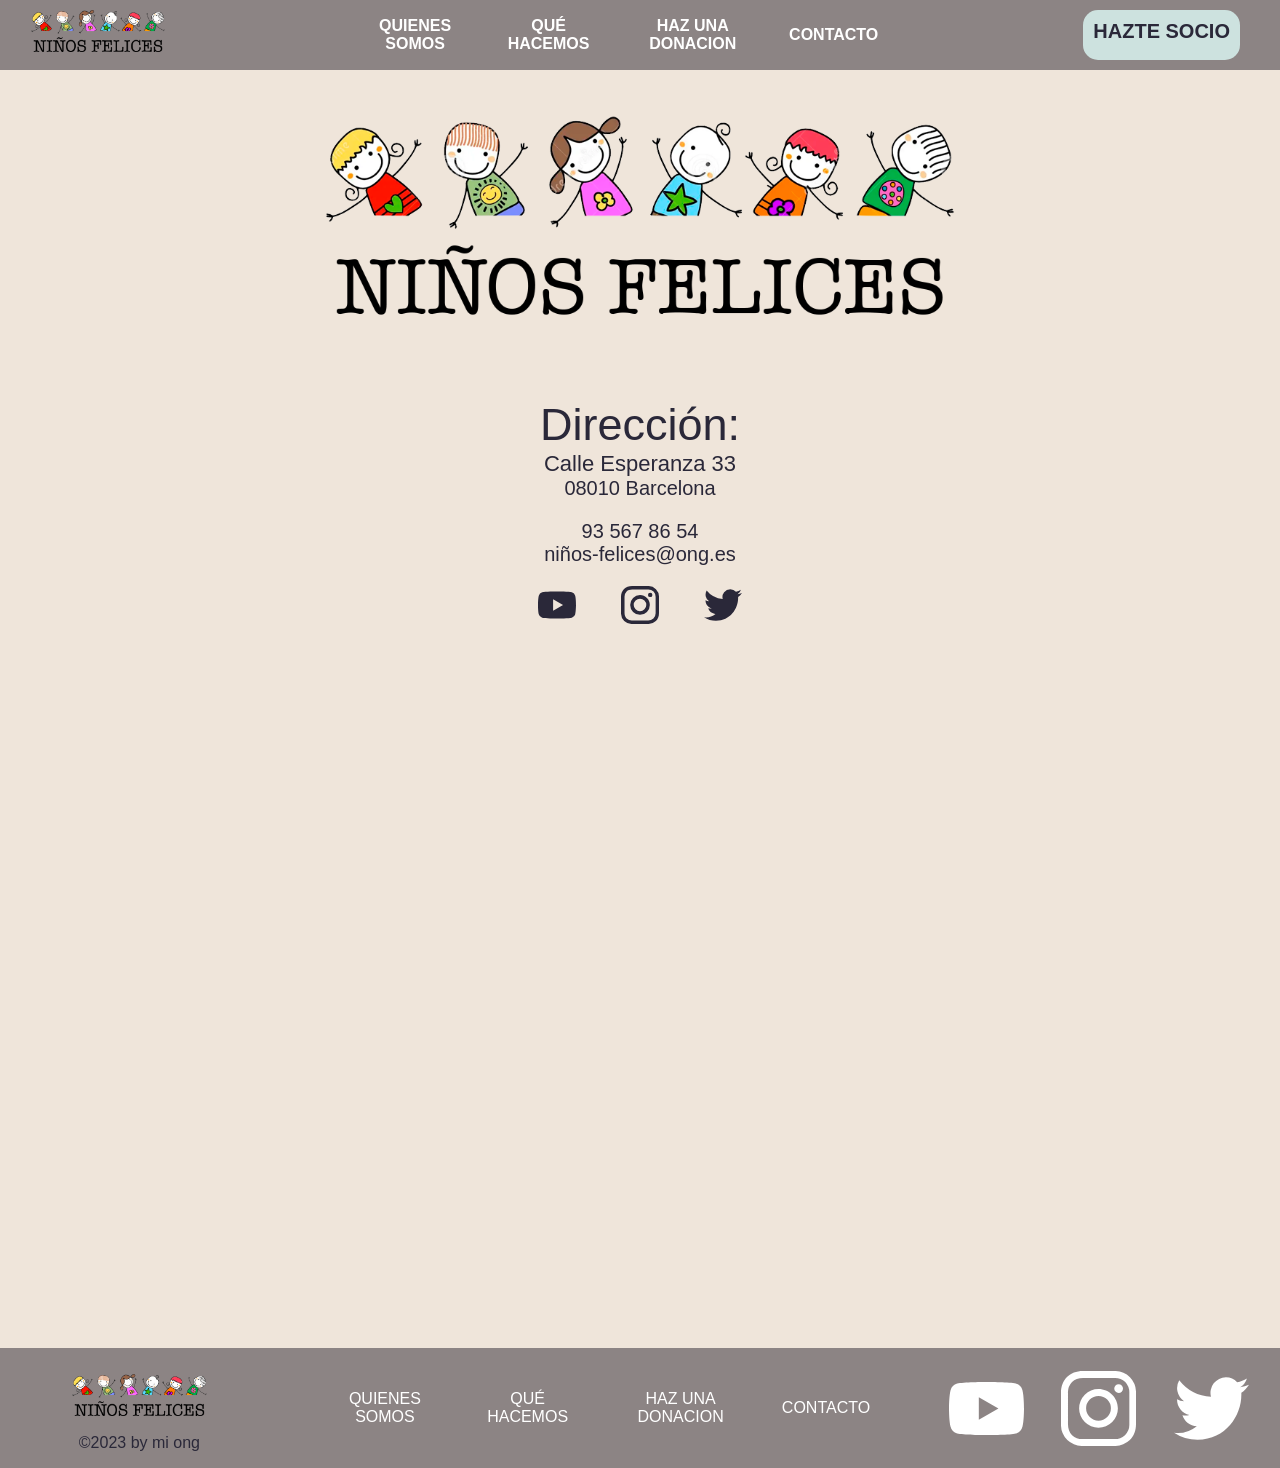
<file: M04 REP_02 - ONG/contacto.html>
<html>
<head>
  <meta charset="UTF-8">
  <title>contacto</title>
  <link rel="stylesheet" href="style/style.css">
  <link rel="icon" type="image/x-icon" href="/images/icono.png">
</head>
<body>
  <header>
    <a href="index.html"> <img class="logo" src="images/logo.png" alt="logo"></a>
    <nav class="nav">
      <a class="item-nav item-header" href="quienes-somos.html">QUIENES SOMOS</a>
      <a class="item-nav item-header" href="que-hacemos.html">QUÉ HACEMOS</a>
      <a class="item-nav item-header" href="donaciones.html">HAZ UNA DONACION</a>
      <a class="item-nav item-header" href="contacto.html">CONTACTO</a>
    </nav>
    <a id="boton-header" href="hazte-socio.html">HAZTE SOCIO</a>
  </header>

  <main>
    <section id="section-contacto">
      <img id="logo-contacto" src="images/logo.png" alt="logo">
      <h2 id="h2-contacto">Dirección:</h2>
      <h3>Calle Esperanza 33</h3>
      <p>08010 Barcelona</p>
      <div id="datos-contacto">
        <a href="tel:+34935678654">93 567 86 54</a>
        <a href="mailto:gfdfdhfdh@ong.es">niños-felices@ong.es</a>
      </div>
      <div>
        <a href="https://www.youtube.com"><img class="icono-rrss" src="images/ytube-negro.svg" alt="red-social"></a>
        <a href="https://www.instagram.com"><img class="icono-rrss" src="images/insta-negro.svg" alt="red-social"></a>
        <a href="https://twitter.com"><img class="icono-rrss" src="images/twit-negro.svg" alt="red-social"></a>
      </div>
    </section>
    <section id="map">
      <iframe src="https://www.google.com/maps/embed?pb=!1m18!1m12!1m3!1d23940.57230556213!2d2.1078706347656087!3d41.405110399999984!2m3!1f0!2f0!3f0!3m2!1i1024!2i768!4f13.1!3m3!1m2!1s0x12a49814460a898d%3A0x578a53d539adae4d!2sC%2F%20de%20l&#39;Esperan%C3%A7a%2C%2033%2C%20Sarri%C3%A0-Sant%20Gervasi%2C%2008017%20Barcelona!5e0!3m2!1ses!2ses!4v1710249227195!5m2!1ses!2ses" width= 90% height="600" style="border:0;" allowfullscreen="" loading="lazy" referrerpolicy="no-referrer-when-downgrade"></iframe>
    </section>
  </main>

  <footer>
    <figure>
      <img class="logo" src="images/logo.png" alt="logo">
      <figcaption>©2023 by mi ong</figcaption>
    </figure>

    <nav class="nav">
      <a class="item-nav item-footer" href="quienes-somos.html">QUIENES SOMOS</a>
      <a class="item-nav item-footer" href="que-hacemos.html">QUÉ HACEMOS</a>
      <a class="item-nav item-footer" href="donaciones.html">HAZ UNA DONACION</a>
      <a class="item-nav item-footer" href="contacto.html">CONTACTO</a>
    </nav>

    <section id="section-rrss">
      <a id="youtube-footer" class="img-rrss" href="https://www.youtube.com" target="_blank"></a>
      <a id="instagram-footer" class="img-rrss" href="https://www.instagram.com" target="_blank"></a>
      <a id="twitter-footer" class="img-rrss" href="https://twitter.com" target="_blank"></a>
    </section>
  </footer>
</body>
</html>
</file>
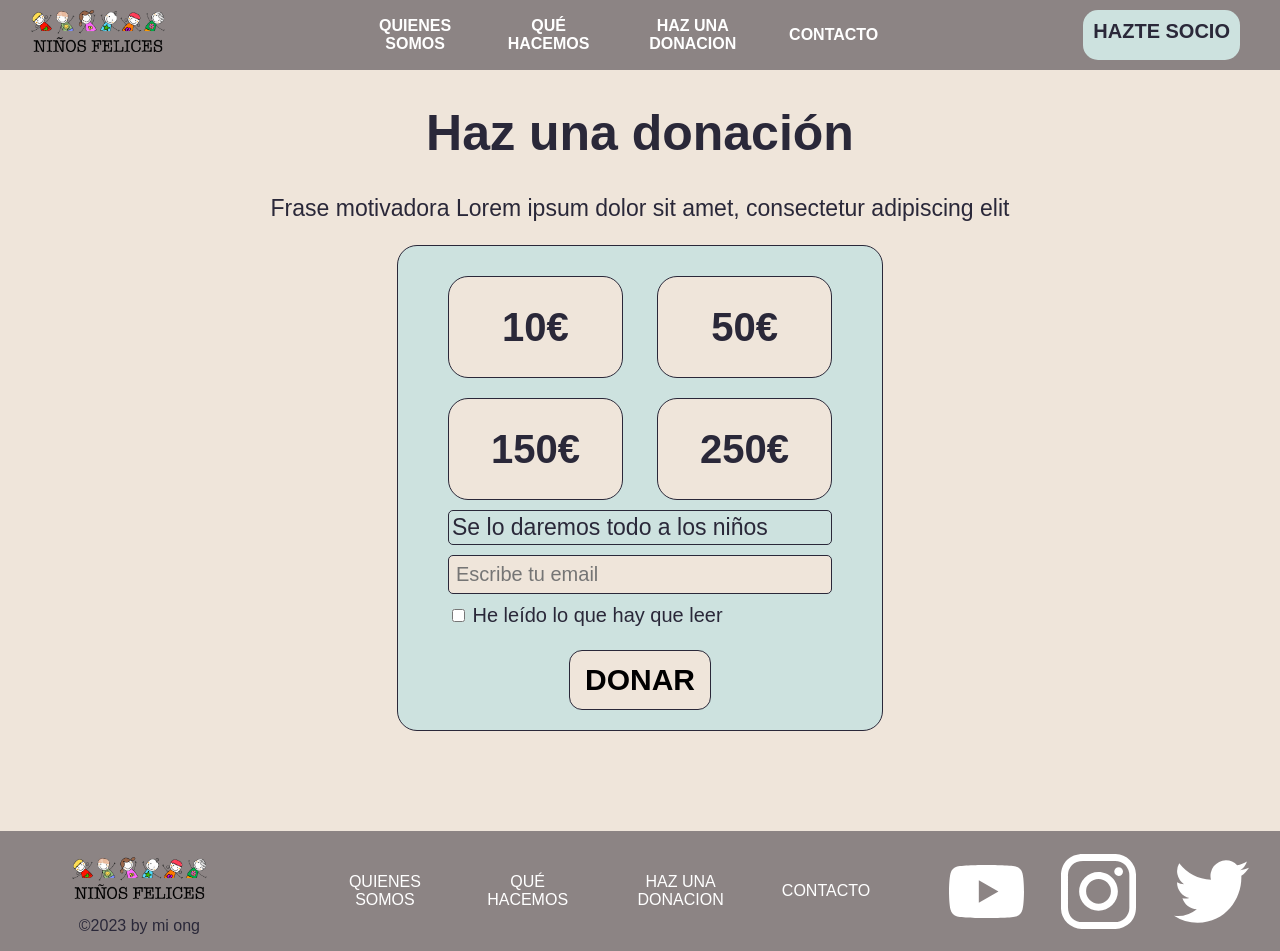
<file: M04 REP_02 - ONG/donaciones.html>
<html>
<head>
  <meta charset="UTF-8">
  <title>donaciones</title>
  <link rel="stylesheet" href="style/style.css">
  <link rel="icon" type="image/x-icon" href="/images/icono.png">
</head>
<body>
  <header>
    <a href="index.html"> <img class="logo" src="images/logo.png" alt="logo"></a>
    <nav class="nav">
      <a class="item-nav item-header" href="quienes-somos.html">QUIENES SOMOS</a>
      <a class="item-nav item-header" href="que-hacemos.html">QUÉ HACEMOS</a>
      <a class="item-nav item-header" href="donaciones.html">HAZ UNA DONACION</a>
      <a class="item-nav item-header" href="contacto.html">CONTACTO</a>
    </nav>
    <a id="boton-header" href="hazte-socio.html">HAZTE SOCIO</a>
  </header>

  <main id="main-donaciones">
    <h1>Haz una donación</h1>
    <p>Frase motivadora Lorem ipsum dolor sit amet, consectetur adipiscing elit</p>
    <form class="formulario">
        <div class="seleccion-dinero">
          <input type="radio" id="10" name="dinero">
          <label for="10">10€</label>
          
          <input type="radio" id="50" name="dinero">
          <label for="50">50€</label>
          
          <input type="radio" id="150" name="dinero">
          <label for="150">150€</label>
          
          <input type="radio" id="250" name="dinero">
          <label for="250">250€</label>
        </div>

        <p>Se lo daremos todo a los niños</p>

        <input type="email" name="email" placeholder="Escribe tu email" required>

        <div>
          <input id="acepto-donar" type="checkbox" name="acepto" required>
          <label id="acepto-donar-label" for="acepto-donar">He leído lo que hay que leer</label>
        </div>

        <div id="div-donar">
          <input type="submit" value="DONAR">
        </div>
   </form> 
  </main>

  <footer>
    <figure>
      <img class="logo" src="images/logo.png" alt="logo">
      <figcaption>©2023 by mi ong</figcaption>
    </figure>

    <nav class="nav">
      <a class="item-nav item-footer" href="quienes-somos.html">QUIENES SOMOS</a>
      <a class="item-nav item-footer" href="que-hacemos.html">QUÉ HACEMOS</a>
      <a class="item-nav item-footer" href="donaciones.html">HAZ UNA DONACION</a>
      <a class="item-nav item-footer" href="contacto.html">CONTACTO</a>
    </nav>

    <section id="section-rrss">
      <a id="youtube-footer" class="img-rrss" href="https://www.youtube.com" target="_blank"></a>
      <a id="instagram-footer" class="img-rrss" href="https://www.instagram.com" target="_blank"></a>
      <a id="twitter-footer" class="img-rrss" href="https://twitter.com" target="_blank"></a>
    </section>
  </footer>
</body>
</html>
</file>
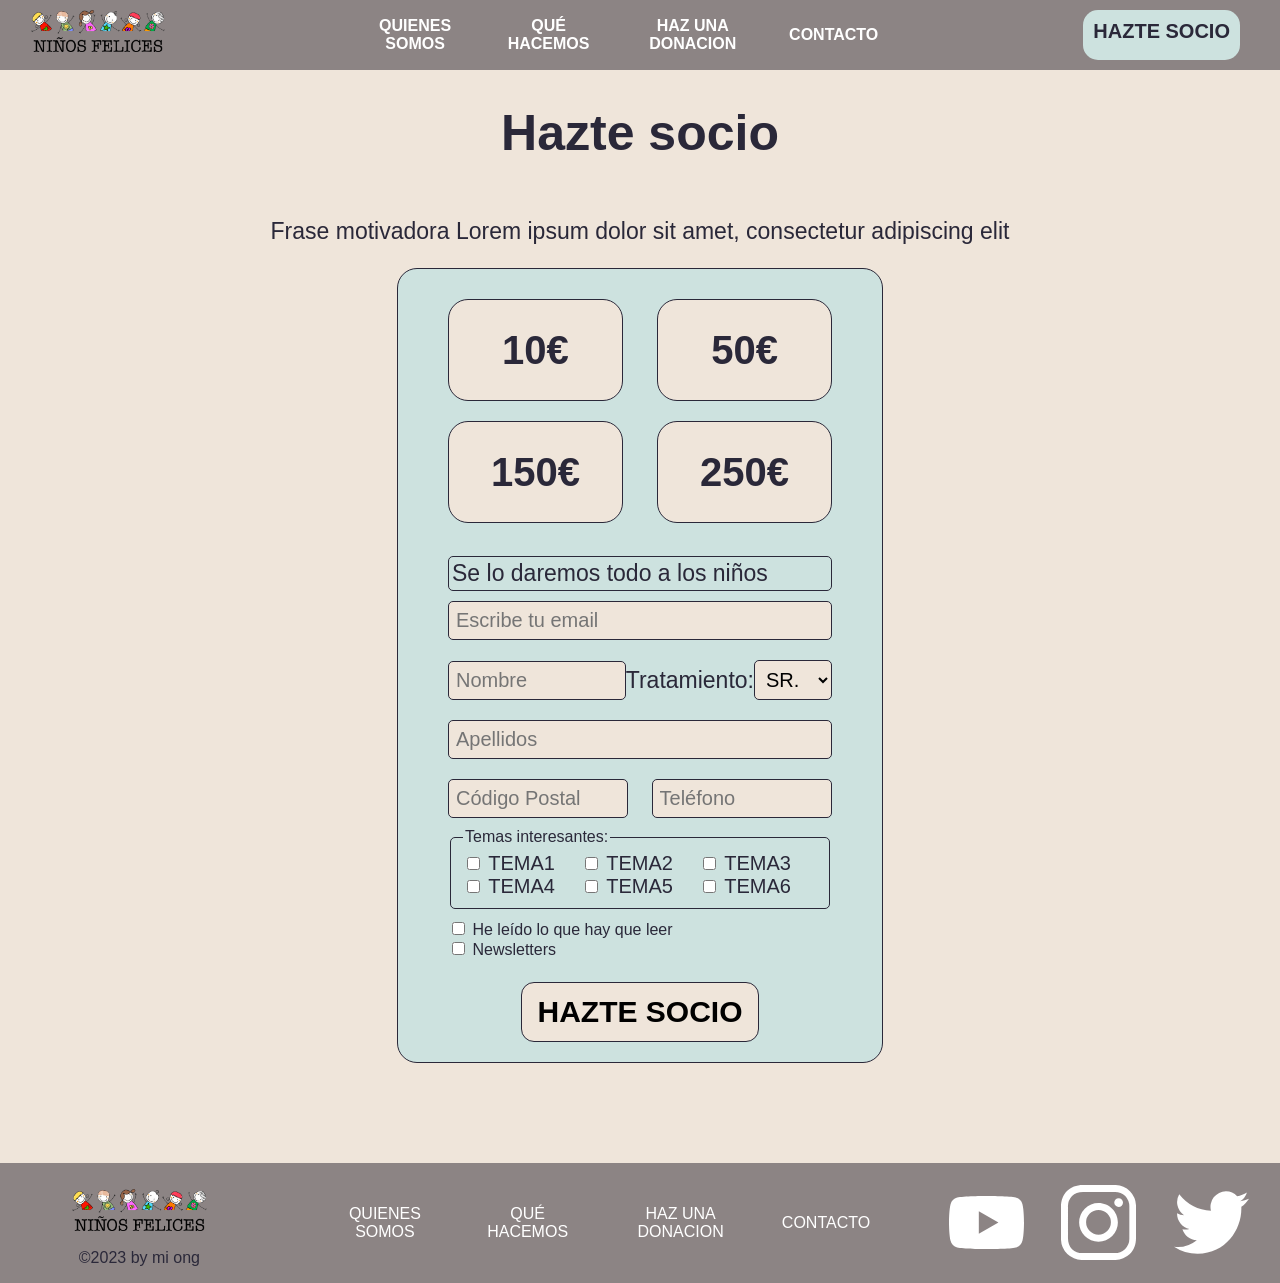
<file: M04 REP_02 - ONG/hazte-socio.html>
<html>
<head>
  <meta charset="UTF-8">
  <title>hazte-socio</title>
  <link rel="stylesheet" href="style/style.css">
  <link rel="icon" type="image/x-icon" href="/images/icono.png">
</head>
<body>
  <header>
    <a href="index.html"> <img class="logo" src="images/logo.png" alt="logo"></a>
    <nav class="nav">
      <a class="item-nav item-header" href="quienes-somos.html">QUIENES SOMOS</a>
      <a class="item-nav item-header" href="que-hacemos.html">QUÉ HACEMOS</a>
      <a class="item-nav item-header" href="donaciones.html">HAZ UNA DONACION</a>
      <a class="item-nav item-header" href="contacto.html">CONTACTO</a>
    </nav>
    <a id="boton-header" href="hazte-socio.html">HAZTE SOCIO</a>
  </header>

  <main id="main-socio">
    <h1>Hazte socio</h1>
    <p>Frase motivadora Lorem ipsum dolor sit amet, consectetur adipiscing elit</p>
    
    <form class="formulario">
      <div class="seleccion-dinero">
        <input type="radio" id="10" name="dinero">
        <label for="10">10€</label>
        
        <input type="radio" id="50" name="dinero">
        <label for="50">50€</label>
        
        <input type="radio" id="150" name="dinero">
        <label for="150">150€</label>
        
        <input type="radio" id="250" name="dinero">
        <label for="250">250€</label>
      </div>

      <p>Se lo daremos todo a los niños</p>

      <input type="email" id="email" name="email" placeholder="Escribe tu email" required>
      <div id="div-nombre-tratamiento">
        <input type="text" id="nombre" name="nombre" placeholder="Nombre" required>
        <label for="tractament">Tratamiento:</label>
        <select name="tratamiento" id="tratamiento" required>
          <option value="SR">SR.</option>
          <option value="SRA">SRA</option>
          <option value="SRE">SRE</option>
        </select>
      </div>
      <input type="text" name="apellidos" placeholder="Apellidos" required>
      <div id="div-cp-tel">
        <input type="number" inputmode="numeric" name="cp" placeholder="Código Postal" required>
        <input type="number" inputmode="numeric" name="tel" placeholder="Teléfono" required>
      </div>
    
      <fieldset id="temas">
          <legend>Temas interesantes:</legend>
          <div>
            <label for="TEMA1">
                <input type="checkbox" id="TEMA1" name="temas" value="TEMA1">
                TEMA1
            </label>
            <label for="TEMA2">
                <input type="checkbox" id="TEMA2" name="temas" value="TEMA2">
                TEMA2
            </label>
            <label for="TEMA3">
                <input type="checkbox" id="TEMA3" name="temas" value="TEMA3">
                TEMA3
            </label>
            <label for="TEMA4">
                <input type="checkbox" id="TEMA4" name="temas" value="TEMA4">
                TEMA4
            </label>
            <label for="TEMA5">            
                <input type="checkbox" id="TEMA5" name="temas" value="TEMA5">
                TEMA5
            </label>
            <label for="TEMA6">            
                <input type="checkbox" id="TEMA6" name="temas" value="TEMA6">
                TEMA6
            </label>
          </div>
      </fieldset>
   
      <div id="div-leido">
        <input id="acepto-socio" type="checkbox" name="accepto" required>
        <label id="acepto-socio-label" for="acepto-socio">He leído lo que hay que leer</label>
      </div>

      <label id="newsletters-label" for="newsletters">            
          <input type="checkbox" id="newsletters" name="newsletters" value="newsletters">
          Newsletters
      </label>
      
      <div id="div-socio">
        <input type="submit" value="HAZTE SOCIO">
      </div>
   </form> 
  </main>

  <footer>
    <figure>
      <img class="logo" src="images/logo.png" alt="logo">
      <figcaption>©2023 by mi ong</figcaption>
    </figure>

    <nav class="nav">
      <a class="item-nav item-footer" href="quienes-somos.html">QUIENES SOMOS</a>
      <a class="item-nav item-footer" href="que-hacemos.html">QUÉ HACEMOS</a>
      <a class="item-nav item-footer" href="donaciones.html">HAZ UNA DONACION</a>
      <a class="item-nav item-footer" href="contacto.html">CONTACTO</a>
    </nav>

    <section id="section-rrss">
      <a id="youtube-footer" class="img-rrss" href="https://www.youtube.com" target="_blank"></a>
      <a id="instagram-footer" class="img-rrss" href="https://www.instagram.com" target="_blank"></a>
      <a id="twitter-footer" class="img-rrss" href="https://twitter.com" target="_blank"></a>
    </section>
  </footer>
</body>
</html>
</file>
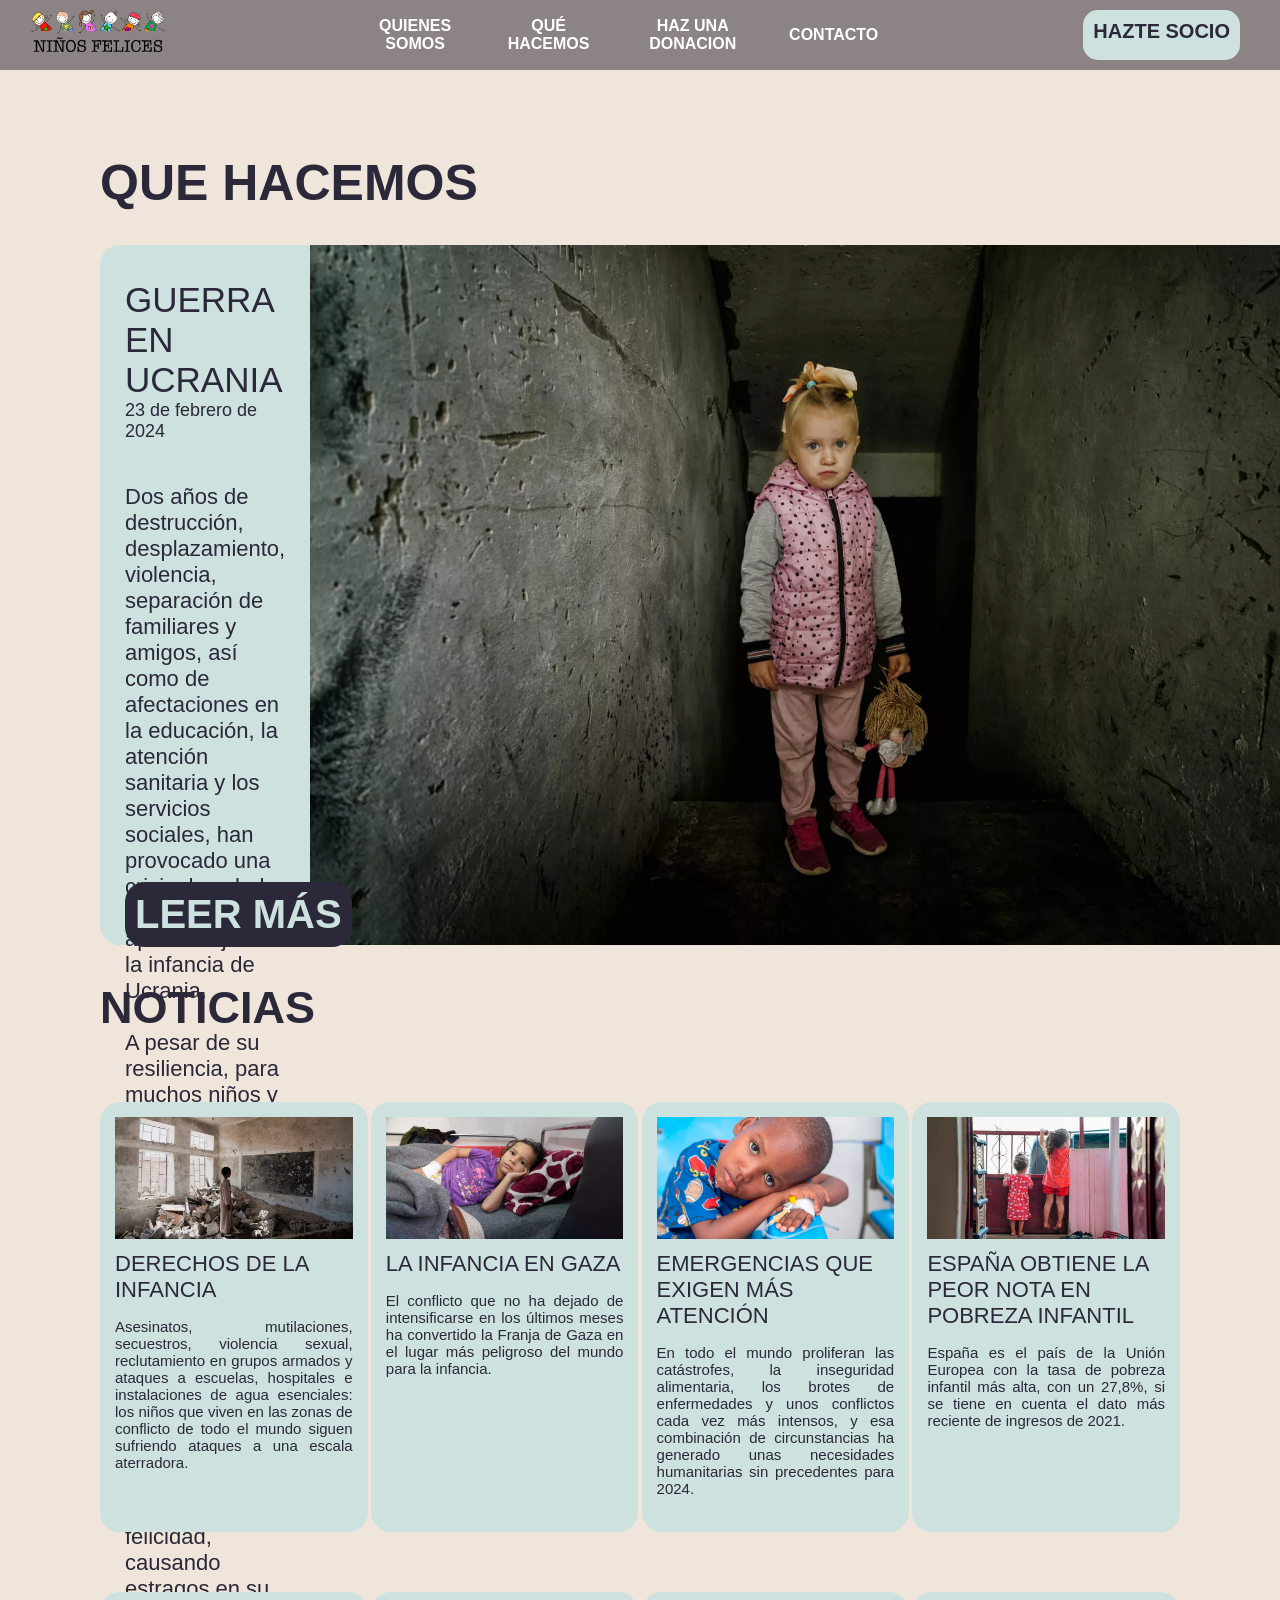
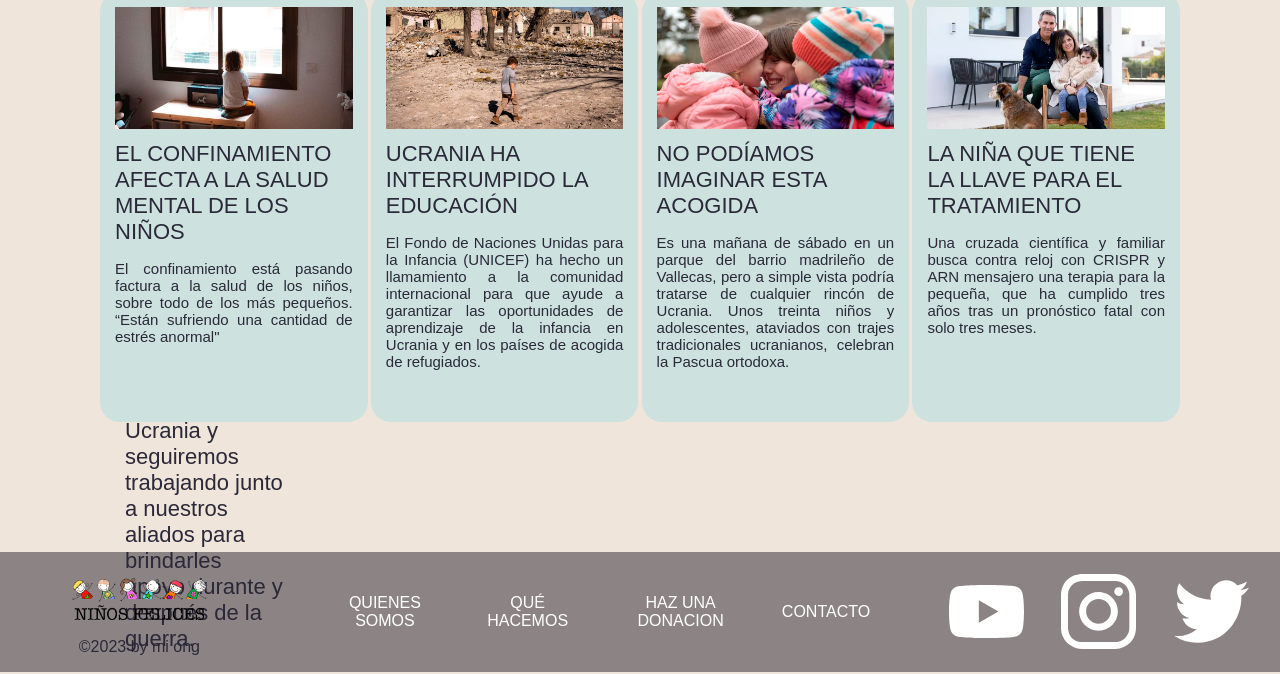
<file: M04 REP_02 - ONG/que-hacemos.html>
<html>
<head>
  <meta charset="UTF-8">
  <title>que-hacemos</title>
  <link rel="stylesheet" href="style/style.css">
  <link rel="icon" type="image/x-icon" href="/images/icono.png">
</head>
<body>
  <header>
    <a href="index.html"> <img class="logo" src="images/logo.png" alt="logo"></a>
    <nav class="nav">
      <a class="item-nav item-header" href="quienes-somos.html">QUIENES SOMOS</a>
      <a class="item-nav item-header" href="que-hacemos.html">QUÉ HACEMOS</a>
      <a class="item-nav item-header" href="donaciones.html">HAZ UNA DONACION</a>
      <a class="item-nav item-header" href="contacto.html">CONTACTO</a>
    </nav>
    <a id="boton-header" href="hazte-socio.html">HAZTE SOCIO</a>
  </header>

  <main id="main-que-hacemos">
    <h1>QUE HACEMOS</h1>
    <article id="article-que-hacemos">
      <section>
        <h3>GUERRA EN UCRANIA</h3>
        <h6>23 de febrero de 2024</h6>
        <p>Dos años de destrucción, desplazamiento, violencia, separación de familiares y amigos, así como de afectaciones en la educación, la atención sanitaria y los servicios sociales, han provocado una crisis de salud mental y de aprendizaje en la infancia de Ucrania. 
          <br><br> A pesar de su resiliencia, para muchos niños y niñas, dentro y fuera del país, la guerra ha acabado con dos años de escolarización, con sus momentos de juego con amigos y momentos pasados con sus seres queridos, robándoles su educación y felicidad, causando estragos en su estado mental.
          <br><br>UNICEF estaba presente en Ucrania antes de que estallara la guerra y ha permanecido sobre el terreno en los meses posteriores para seguir prestando ayuda. Estamos con los niños y las niñas de Ucrania y seguiremos trabajando junto a nuestros aliados para brindarles apoyo durante y después de la guerra.
        </p>
        <a class="boton-principal" target="_blank" href="https://www.unicef.org/es/emergencias/guerra-ucrania-supone-amenaza-inmediata-para-ninos-y-ninas">LEER MÁS</a>
      </section>
      <img src="images/noticia1.jpg" alt="logo">
    </article>

    <h2 id="ancla-noticias">NOTICIAS</h2>

    <section id="section-cajitas">
        <article>
          <a target="_blank" href="https://www.unicef.org/es/historias/ninos-en-la-mira-seis-graves-violaciones-contra-ninos-en-tiempos-de-guerra">
            <img src="images/noticia2.png" alt="logo">
            <h4>DERECHOS DE LA INFANCIA</h4>
            <p>Asesinatos, mutilaciones, secuestros, violencia sexual, reclutamiento en grupos armados y ataques a escuelas, hospitales e instalaciones de agua esenciales: los niños que viven en las zonas de conflicto de todo el mundo siguen sufriendo ataques a una escala aterradora.</p>
          </a>
        </article>

      <article>
        <a target="_blank" href="https://www.unicef.org/es/historias/infancia-desplazada-en-gaza">
          <img src="images/noticia3.png" alt="logo">
          <h4>LA INFANCIA EN GAZA</h4>
          <p>El conflicto que no ha dejado de intensificarse en los últimos meses ha convertido la Franja de Gaza en el lugar más peligroso del mundo para la infancia.</p>
        </a>
      </article>

      <article>
        <a target="_blank" href="https://www.unicef.org/es/emergencias/13-emergencias-que-exigen-mas-atencion-en-2024">
          <img src="images/noticia4.png" alt="logo">
          <h4>EMERGENCIAS QUE EXIGEN MÁS ATENCIÓN</h4>
          <p>En todo el mundo proliferan las catástrofes, la inseguridad alimentaria, los brotes de enfermedades y unos conflictos cada vez más intensos, y esa combinación de circunstancias ha generado unas necesidades humanitarias sin precedentes para 2024.</p>
        </a>
      </article>

      <article>
        <a target="_blank" href="https://www.europapress.es/epsocial/infancia/noticia-espana-obtiene-peor-nota-pobreza-infantil-union-europea-unicef-20231206000051.html">
          <img src="images/noticia5.png" alt="logo">
          <h4>ESPAÑA OBTIENE LA PEOR NOTA EN POBREZA INFANTIL</h4>
          <p>España es el país de la Unión Europea con la tasa de pobreza infantil más alta, con un 27,8%, si se tiene en cuenta el dato más reciente de ingresos de 2021.</p>
        </a>
      </article>

      <article>
        <a target="_blank" href="https://www.lavanguardia.com/ciencia/20200418/48571125827/confinamiento-afecta-salud-mental-ninos.html">
          <img src="images/noticia6.png" alt="logo">
          <h4>EL CONFINAMIENTO AFECTA A LA SALUD MENTAL DE LOS NIÑOS</h4>
          <p>El confinamiento está pasando factura a la salud de los niños, sobre todo de los más pequeños. “Están sufriendo una cantidad de estrés anormal"</p>          
        </a>
      </article>

      <article>
        <a target="_blank" href="https://www.rtve.es/noticias/20230124/guerra-ucrania-interrumpido-educacion-cinco-millones-ninos-ninas-segun-unicef/2417314.shtml">
          <img src="images/noticia7.png" alt="logo">
          <h4>UCRANIA HA INTERRUMPIDO LA EDUCACIÓN</h4>
          <p>El Fondo de Naciones Unidas para la Infancia (UNICEF) ha hecho un llamamiento a la comunidad internacional para que ayude a garantizar las oportunidades de aprendizaje de la infancia en Ucrania y en los países de acogida de refugiados.</p>
        </a>
      </article>

      <article>
        <a target="_blank" href="https://www.rtve.es/noticias/20220501/integracion-familias-ucranianas-espana-exito-acogida/2345460.shtml">
          <img src="images/noticia8.png" alt="logo">
          <h4>NO PODÍAMOS IMAGINAR ESTA ACOGIDA</h4>
          <p>Es una mañana de sábado en un parque del barrio madrileño de Vallecas, pero a simple vista podría tratarse de cualquier rincón de Ucrania. Unos treinta niños y adolescentes, ataviados con trajes tradicionales ucranianos, celebran la Pascua ortodoxa.</p>
        </a>
      </article>

      <article>
        <a target="_blank" href="https://elpais.com/salud-y-bienestar/2024-02-26/carmen-la-nina-que-tiene-la-llave-para-el-tratamiento-de-enfermedades-de-origen-genetico.html">
          <img src="images/noticia9.png" alt="logo">
          <h4>LA NIÑA QUE TIENE LA LLAVE PARA EL TRATAMIENTO</h4>
          <p>Una cruzada científica y familiar busca contra reloj con CRISPR y ARN mensajero una terapia para la pequeña, que ha cumplido tres años tras un pronóstico fatal con solo tres meses.</p>
        </a>
      </article>
    </section>
  </main>

  <footer>
    <figure>
      <img class="logo" src="images/logo.png" alt="logo">
      <figcaption>©2023 by mi ong</figcaption>
    </figure>

    <nav class="nav">
      <a class="item-nav item-footer" href="quienes-somos.html">QUIENES SOMOS</a>
      <a class="item-nav item-footer" href="que-hacemos.html">QUÉ HACEMOS</a>
      <a class="item-nav item-footer" href="donaciones.html">HAZ UNA DONACION</a>
      <a class="item-nav item-footer" href="contacto.html">CONTACTO</a>
    </nav>

    <section id="section-rrss">
      <a id="youtube-footer" class="img-rrss" href="https://www.youtube.com" target="_blank"></a>
      <a id="instagram-footer" class="img-rrss" href="https://www.instagram.com" target="_blank"></a>
      <a id="twitter-footer" class="img-rrss" href="https://twitter.com" target="_blank"></a>
    </section>
  </footer>
</body>
</html>
</file>
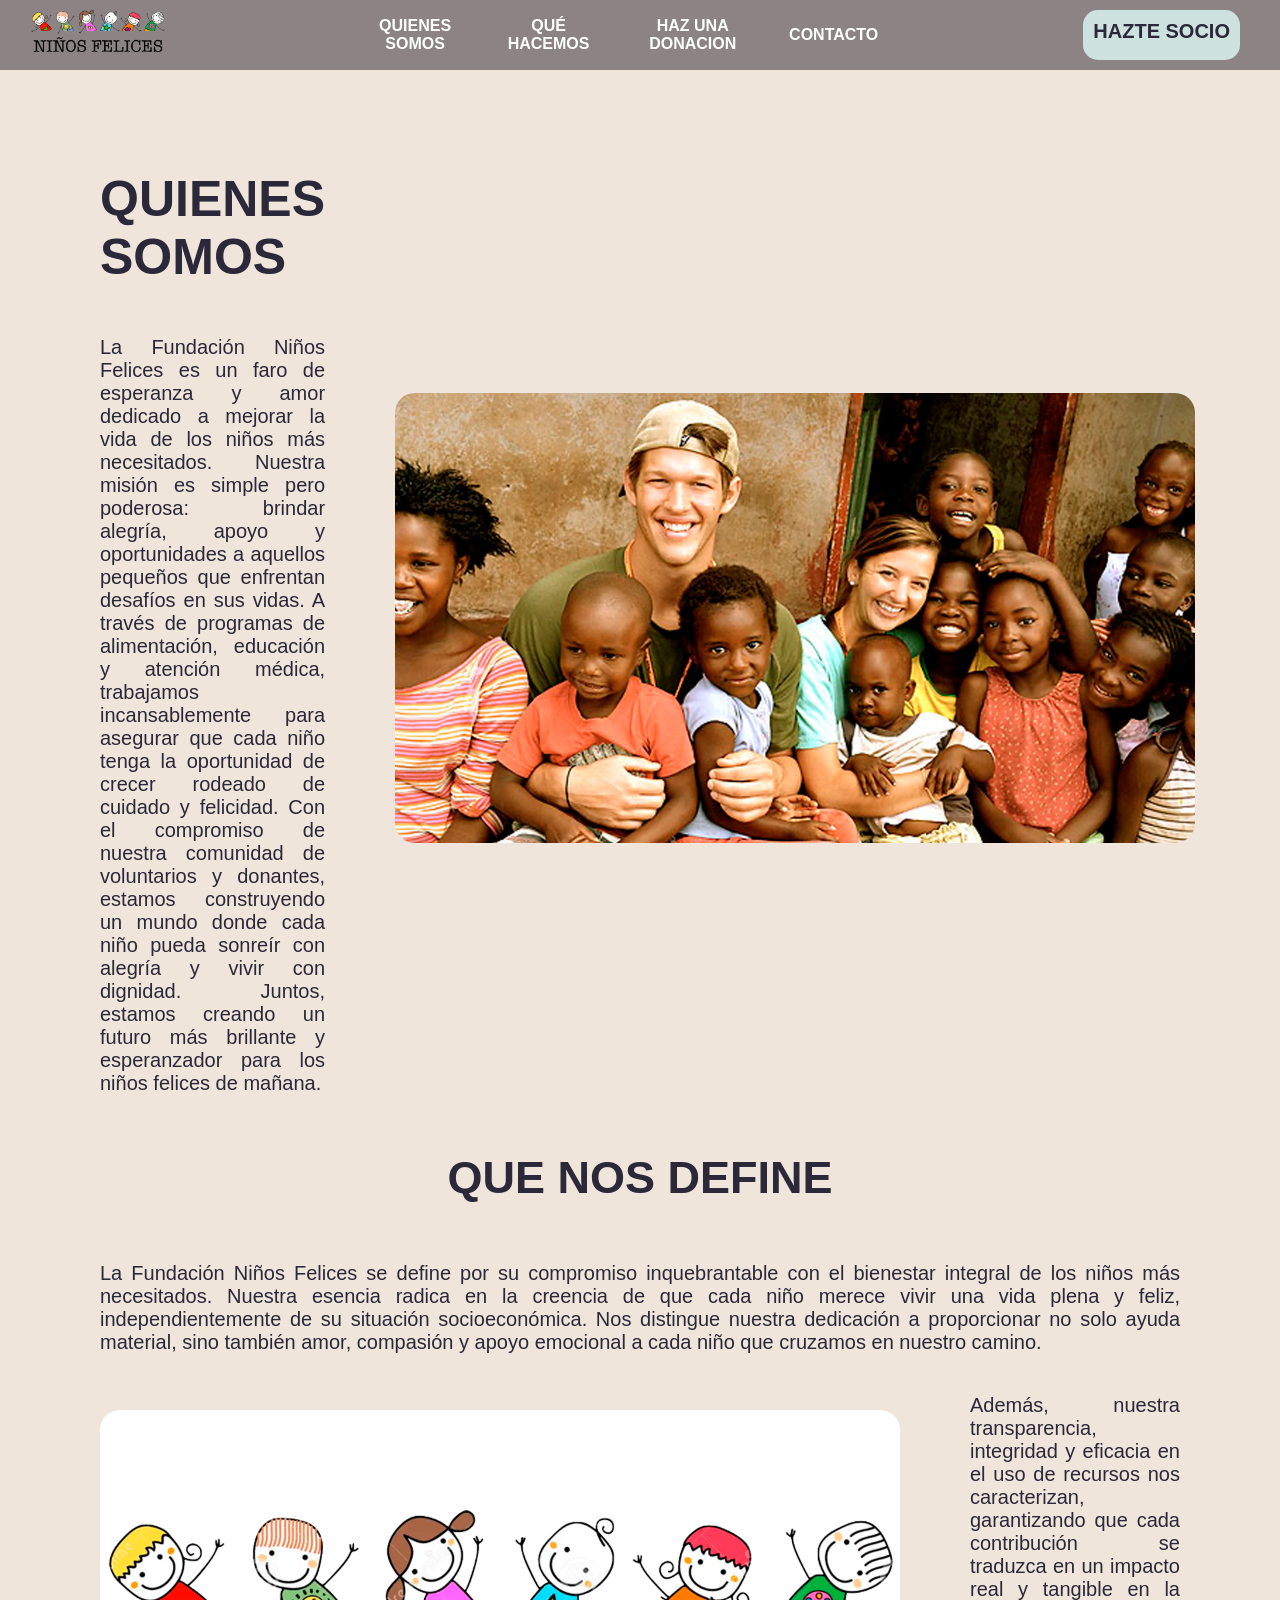
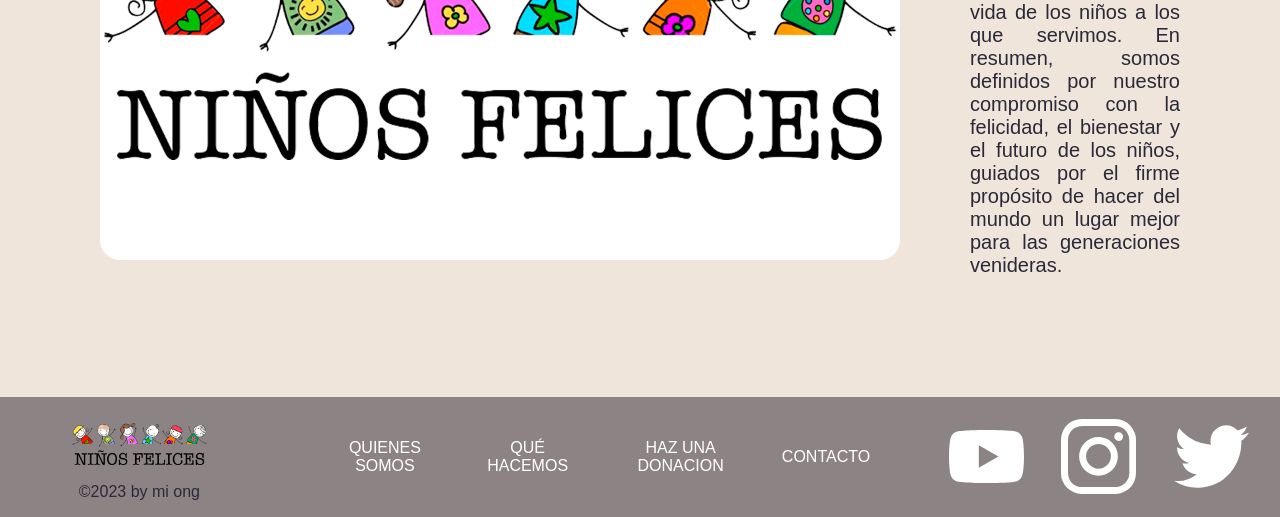
<file: M04 REP_02 - ONG/quienes-somos.html>
<html>
<head>
  <meta charset="UTF-8">
  <title>quienes-somos</title>
  <link rel="stylesheet" href="style/style.css">
  <link rel="icon" type="image/x-icon" href="/images/icono.png">
</head>
<body>
  <header>
    <a href="index.html"> <img class="logo" src="images/logo.png" alt="logo"></a>
    <nav class="nav">
      <a class="item-nav item-header" href="quienes-somos.html">QUIENES SOMOS</a>
      <a class="item-nav item-header" href="que-hacemos.html">QUÉ HACEMOS</a>
      <a class="item-nav item-header" href="donaciones.html">HAZ UNA DONACION</a>
      <a class="item-nav item-header" href="contacto.html">CONTACTO</a>
    </nav>
    <a id="boton-header" href="hazte-socio.html">HAZTE SOCIO</a>
  </header>

  <main id="quienes-somos">
    <article>
      <section>
        <h1>QUIENES SOMOS</h1>
        <p>La Fundación Niños Felices es un faro de esperanza y amor dedicado a mejorar la vida de los niños más necesitados. Nuestra misión es simple pero poderosa: brindar alegría, apoyo y oportunidades a aquellos pequeños que enfrentan desafíos en sus vidas. A través de programas de alimentación, educación y atención médica, trabajamos incansablemente para asegurar que cada niño tenga la oportunidad de crecer rodeado de cuidado y felicidad. Con el compromiso de nuestra comunidad de voluntarios y donantes, estamos construyendo un mundo donde cada niño pueda sonreír con alegría y vivir con dignidad. Juntos, estamos creando un futuro más brillante y esperanzador para los niños felices de mañana.</p>
      </section>
      <img id="quienes-somos-img-1" src="images/quienes-somos.png" alt="logo">
    </article>
    
    <article id="article-que-nos-define">
      <h2>QUE NOS DEFINE</h2>
      <p>La Fundación Niños Felices se define por su compromiso inquebrantable con el bienestar integral de los niños más necesitados. Nuestra esencia radica en la creencia de que cada niño merece vivir una vida plena y feliz, independientemente de su situación socioeconómica. Nos distingue nuestra dedicación a proporcionar no solo ayuda material, sino también amor, compasión y apoyo emocional a cada niño que cruzamos en nuestro camino.</p>
    </article>

    <article>
      <img id="quienes-somos-img-2" src="images/contacto.png" alt="logo">
      <p>Además, nuestra transparencia, integridad y eficacia en el uso de recursos nos caracterizan, garantizando que cada contribución se traduzca en un impacto real y tangible en la vida de los niños a los que servimos. En resumen, somos definidos por nuestro compromiso con la felicidad, el bienestar y el futuro de los niños, guiados por el firme propósito de hacer del mundo un lugar mejor para las generaciones venideras.</p>
    </article>
  </main>

  <footer>
    <figure>
      <img class="logo" src="images/logo.png" alt="logo">
      <figcaption>©2023 by mi ong</figcaption>
    </figure>

    <nav class="nav">
      <a class="item-nav item-footer" href="quienes-somos.html">QUIENES SOMOS</a>
      <a class="item-nav item-footer" href="que-hacemos.html">QUÉ HACEMOS</a>
      <a class="item-nav item-footer" href="donaciones.html">HAZ UNA DONACION</a>
      <a class="item-nav item-footer" href="contacto.html">CONTACTO</a>
    </nav>

    <section id="section-rrss">
      <a id="youtube-footer" class="img-rrss" href="https://www.youtube.com" target="_blank"></a>
      <a id="instagram-footer" class="img-rrss" href="https://www.instagram.com" target="_blank"></a>
      <a id="twitter-footer" class="img-rrss" href="https://twitter.com" target="_blank"></a>
    </section>
  </footer>
</body>
</html>
</file>
<file: M04 REP_02 - ONG/style/style.css>
body{
  background-color: #efe5da;
  color: #2a2839;
  font-family: 'Segoe UI', Tahoma, Geneva, Verdana, sans-serif;
  margin: 0;
  padding: 0;
}

h1{
  font-size: 50px;
}

h2{
  font-size: 45px;
}

img{
  width: 100%;
}

header{
  height: 70px;

  display: flex;
  justify-content: space-between;
  margin: 0 auto;
  padding-inline: 30px;
  position: sticky;    
  position: -webkit-sticky; /* Safari */
  text-align: center;
  top: 0;
  z-index: 1;

  background-color: #8c8484;
}

footer{
  width: 100%;
  
  align-items: center;
  display: flex;
  justify-content: space-around;
  margin: 0 auto;
  margin-top: 100px;
  text-align: center;

  background-color: #8c8484;
}

/* ------------ HEADER FOOTER ----------- */
.logo{
  height: 70px;
  width: auto;

  display: block;
}

#boton-header{
  text-align: center;
  
  margin: 10px;
  padding: 10px;
  
  background-color: #cde2df; 
  border-radius: 15px;
  color: #2a2839; 
  font-weight: bold;
  font-size: 20px;
  text-decoration: none;
  transition-duration: 0.4s;
}

#boton-header:hover{
  color: white;
}

.nav{
  width: 45%;

  align-items: center;
  display: flex;
  text-align: center;
}

.item-nav{
  display: block;
  margin: 0 auto;
  padding: 14px 16px;
  text-align: center;
  
  color: white;
  text-decoration: none;
}

.item-header{
  font-weight: bold;
  transition: width 0.3s ease, left 0.3s ease;
}

.item-header:hover{
  border-bottom: white solid 2px;
}

.item-footer:hover{
  font-weight: bold;
}

#section-rrss{
  width: 300px;
  
  display: flex;
  justify-content: space-between;
}

.img-rrss{
  width: 75px;
  height: 75px; 
}

#youtube-footer{
  background-image: url("../images/ytube.svg");
}

#youtube-footer:hover{
  background-image: url('../images/ytube-negro.svg');
}

#instagram-footer{
  background-image: url("../images/insta.svg");
}

#instagram-footer:hover{
  background-image: url("../images/insta-negro.svg");
}

#twitter-footer{
  background-image: url("../images/twit.svg");
}

#twitter-footer:hover{
  background-image: url("../images/twit-negro.svg");
}

/* ---------- PAGINA PRINCIPAL ---------- */
#contenedor-principal{
  width: 100%;
  
  display: inline-block;
  position: relative;
}

#contenedor-principal h2{
  top: 70%;
  font-size: 40px;
}

#contenedor-principal p{
  top: 77%;
  font-size: 24px;
}
  
.texto-imagen-principal {
  position: absolute;
  left: 50px;
  color: white;
  text-shadow: 1px 1px 2px black;
}
  
#contenedor-principal a{
  margin: 10px;
  padding: 10px;
  text-align: center;
  top: 85%;
  
  background-color: rgba(140, 132, 132, .5); 
  border-radius: 20px;
  font-size: 40px;
  font-weight: bold;
  text-decoration: none;
  transition-duration: 0.6s;
}
  
#contenedor-principal a:hover {
  background-color: #8C8484;
  transform: scale(1.1);
}

.contenedor-tarjetitas {
  align-items: center;
  display: flex;
  justify-content: space-around;
  margin: 0;
  padding: 50px;
}
  
.contenedor-tarjetitas article{
  height: 800px;
  width: 450px;
  display: flex;
  flex-direction: column;
  align-items: center;
  margin: 5px; 
  text-align: center;

  background-color: #cde2df ;
  border-radius: 20px;
}
   
.contenedor-tarjetitas img {
  height: 250px;
  width: 400px;
}
  
.contenedor-tarjetitas p {
  padding: 27px;
  text-align: justify;
  
  font-size: 20px;
}
  
.boton-principal {
  margin-bottom: 50px;
  padding: 10px;
  text-align: center;
  
  background-color: #2a2839; 
  border-radius: 20px;
  color: #cde2df;
  font-size: 35px;
  text-decoration: none;
  transition-duration: 0.5s;
}
  
.boton-principal:hover {
  color: white;
  transform: scale(1.1);
}
  
#grande {
  height: 900px;
  width: 500px;
}

#grande img {
  height: 300px;
  width: 450px;
}

#grande h2 {
  font-size: 50px;
}

#grande p {
  font-size: 22px;
}

#grande a {
  font-size: 40px;
}

#contenedor-nosotros{
  text-align: center;
}

#contenedor-nosotros h2{
  font-size: 50px;
  margin-top: 100px;
}

#contenedor-nosotros h3{
  font-size: 40px;
}

#contenedor-nosotros article{
  height: 850px;
  width: 500px;

  align-items: center;
  display: flex;
  flex-direction: column;
  justify-content: space-between;
}

#contenedor-nosotros img{
  height: auto;
  width: 100%;

  border-radius: 20px 20px 0 0;
}

#contenedor-nosotros p{
  font-size: 24px;
  margin: 0;
}

/* ------------- QUE HACEMOS ------------ */
#main-que-hacemos {
  padding-inline: 100px;
  padding-top: 50px;
}
  
#article-que-hacemos{
  background-color: #cde2df;
  border-radius: 20px;
  display: flex;
  height: 700px;
}

#article-que-hacemos h3{
  margin-bottom: 0;
  
  font-size: 35px;
  font-weight: lighter;
}

#article-que-hacemos section{
  flex-direction: column;
  height: max-content;
  padding-left: 25px;
  padding-right: 25px;
}

#article-que-hacemos a{
  margin: 0px;
  position: absolute;
  top: 98%;
 
  font-size: 40px;
  font-weight: bold;
}

#article-que-hacemos p{
  font-size: 22px;
}

#article-que-hacemos h6{
  margin-top: 0;

  font-size: 18px;
  font-weight: normal;
}

#article-que-hacemos img{
  height: 100%;
  width: 250%;
}

#section-cajitas{
  display: flex;
  flex-direction: row;
  flex-wrap: wrap;  
  justify-content: space-between;  
}

#section-cajitas article{
  flex-direction: column;
  height: 400px;
  margin-block: 30px;
  padding: 15px;
  width: 22%;
  
  background-color: #cde2df;
  border-radius: 20px;
  transition-duration: 0.5s;
}

#section-cajitas a{
  color: #2a2839;
  text-decoration: none;
}

#section-cajitas article:hover{
  transform: scale(1.05);
}

#section-cajitas h4{
  margin-block: 5%;
  
  font-size: 22px;
  font-weight: lighter;
}

#section-cajitas p{
  font-size: 15px;
  text-align: justify;
}

/* ------------ QUIENES SOMOS ----------- */
#quienes-somos{
  padding-inline: 100px;
  padding-top: 50px;
}

#quienes-somos p{
  font-size: 20px;
  text-align: justify;
}

#quienes-somos article{
  align-items: center;
  display: flex;
}

#quienes-somos img{
  border-radius: 20px;
  width: 800px;
}

#quienes-somos-img-1{
  margin-left: 70px;
}

#quienes-somos-img-2{
  margin-right: 70px;
}

#article-que-nos-define{
  flex-direction: column;
}

/* ------------- DONACIONES ------------- */
#main-donaciones {
    align-items: center;
    display: flex;
    flex-direction: column;
    width: 100%;
}
 
#main-donaciones p {
  margin-top: 0;
  font-size: 23px;
}
  
/* -------------- CONTACTO -------------- */
#section-contacto {
  text-align: center;
}
  
#logo-contacto {
  width: 50%;
  height: auto;
  margin: 0;
}

#section-contacto h2 {
  font-weight: 400;
  margin: 0;
}

#section-contacto h3 {
  font-size: 22px;
  font-weight: normal;
  margin: 0;
}

#section-contacto a {
  color: #2a2839;
  font-size: 20px;
  text-decoration: none;
}

.icono-rrss {
  width: 3%;
  margin: 20px;
}

#datos-contacto {
  display: flex;
  flex-direction: column;
  margin-top: 20px;
}

#section-contacto p {
  font-size: 20px;
  margin: 0;
}
  
/* ------------ HAZTE SOCIO ------------- */
  #main-socio {
    display: flex;
    flex-direction: column;
    width: 100%;
    align-items: center;
  }
  
  #main-socio p {
    font-size: 23px;
  }

  #main label {
    font-size: 20px;
  }
  /* -------------- FORMULARIO -------------- */
.formulario{
  border: 1px solid #2a2839;
  background-color: #cde2df;
  border-radius: 20px;
  display: flex;
  flex-direction: column;
  margin: 0;
  padding-inline: 50px;
  padding-block: 20px;
  width: 30%;
}
  
.seleccion-dinero {
  display: flex;
  flex-direction: row;
  flex-wrap: wrap;
  justify-content: space-between;
}
  
.seleccion-dinero input[type="radio"]{
  display: none;
}

.seleccion-dinero input[type="radio"]:not(:checked) + label {
  background-color: #efe5da;
}

.seleccion-dinero input[type="radio"]:checked + label{
  background-color: #2a2839;
  color: white;
}
  
.seleccion-dinero label{
  align-items: center;
  display: flex;
  height: 100px;
  justify-content: center;
  margin-block: 10px;
  width: 45%;

  background-color: #efe5da;
  border: 1px solid #2a2839;
  border-radius: 20px;
  cursor: pointer;
  font-size: 40px;
  font-weight: bold;
}
  
.formulario p{
  border: 1px solid #2a2839;
  border-radius: 5px;
  padding: 3px;
  margin-top: 23px;
  margin-bottom: 0;
}
  
.formulario input[type="email"],
.formulario input[type="number"],
.formulario input[type="text"],
select {
    padding: 7px;
    margin-block: 10px;
    width: 100%;

    background-color: #efe5da;
    border: 1px solid #2a2839;
    border-radius: 5px;
    font-size: 20px;
}

.formulario input[type="number"]{
  appearance: textfield;
  -moz-appearance: textfield;
}

input[type=number]::-webkit-inner-spin-button,
input[type=number]::-webkit-outer-spin-button {
  -webkit-appearance: none;
}

#acepto-donar-label {
  font-size: 20px;
}
  
.formulario input[type="submit"]{
  height: 60px;
  margin-top: 23px;
  padding-inline: 15px;
  width: fit-content;
  
  background-color: #efe5da;
  border: 1px solid #2a2839;
  border-radius: 13px;
  font-size: 30px;
  font-weight: bold;
}

.formulario input[type="submit"]:hover{
  background-color: #2a2839;
  color: white;
}
  
#temas {
  border: 1px solid #2a2839;
  border-radius: 5px;
}

#nombre {
  width: 50%;
}

#tratamiento {
  width: auto;
}

#div-nombre-tratamiento {
  display: flex;
  justify-content: space-between;
  align-items: center;
}

#div-nombre-tratamiento label {
  font-size: 23px;
}

#div-cp-tel {
  display: flex;
  justify-content: space-between;
}

#div-cp-tel input[type="number"] {
  width: 47%;
}

#temas div {
  display: grid;
  grid-template-columns: repeat(3, 1fr);
  font-size: 20px;
}

#div-leido {
  margin-top: 10px;
}

#div-socio {
  display: flex;
  justify-content: center;
}

#div-donar{
  align-items: center;
  display: flex;
  flex-direction: column;
  width: 100%;
}

/* -------------- MAPA -------------- */
#map {
    text-align: center;
  }
</file>
